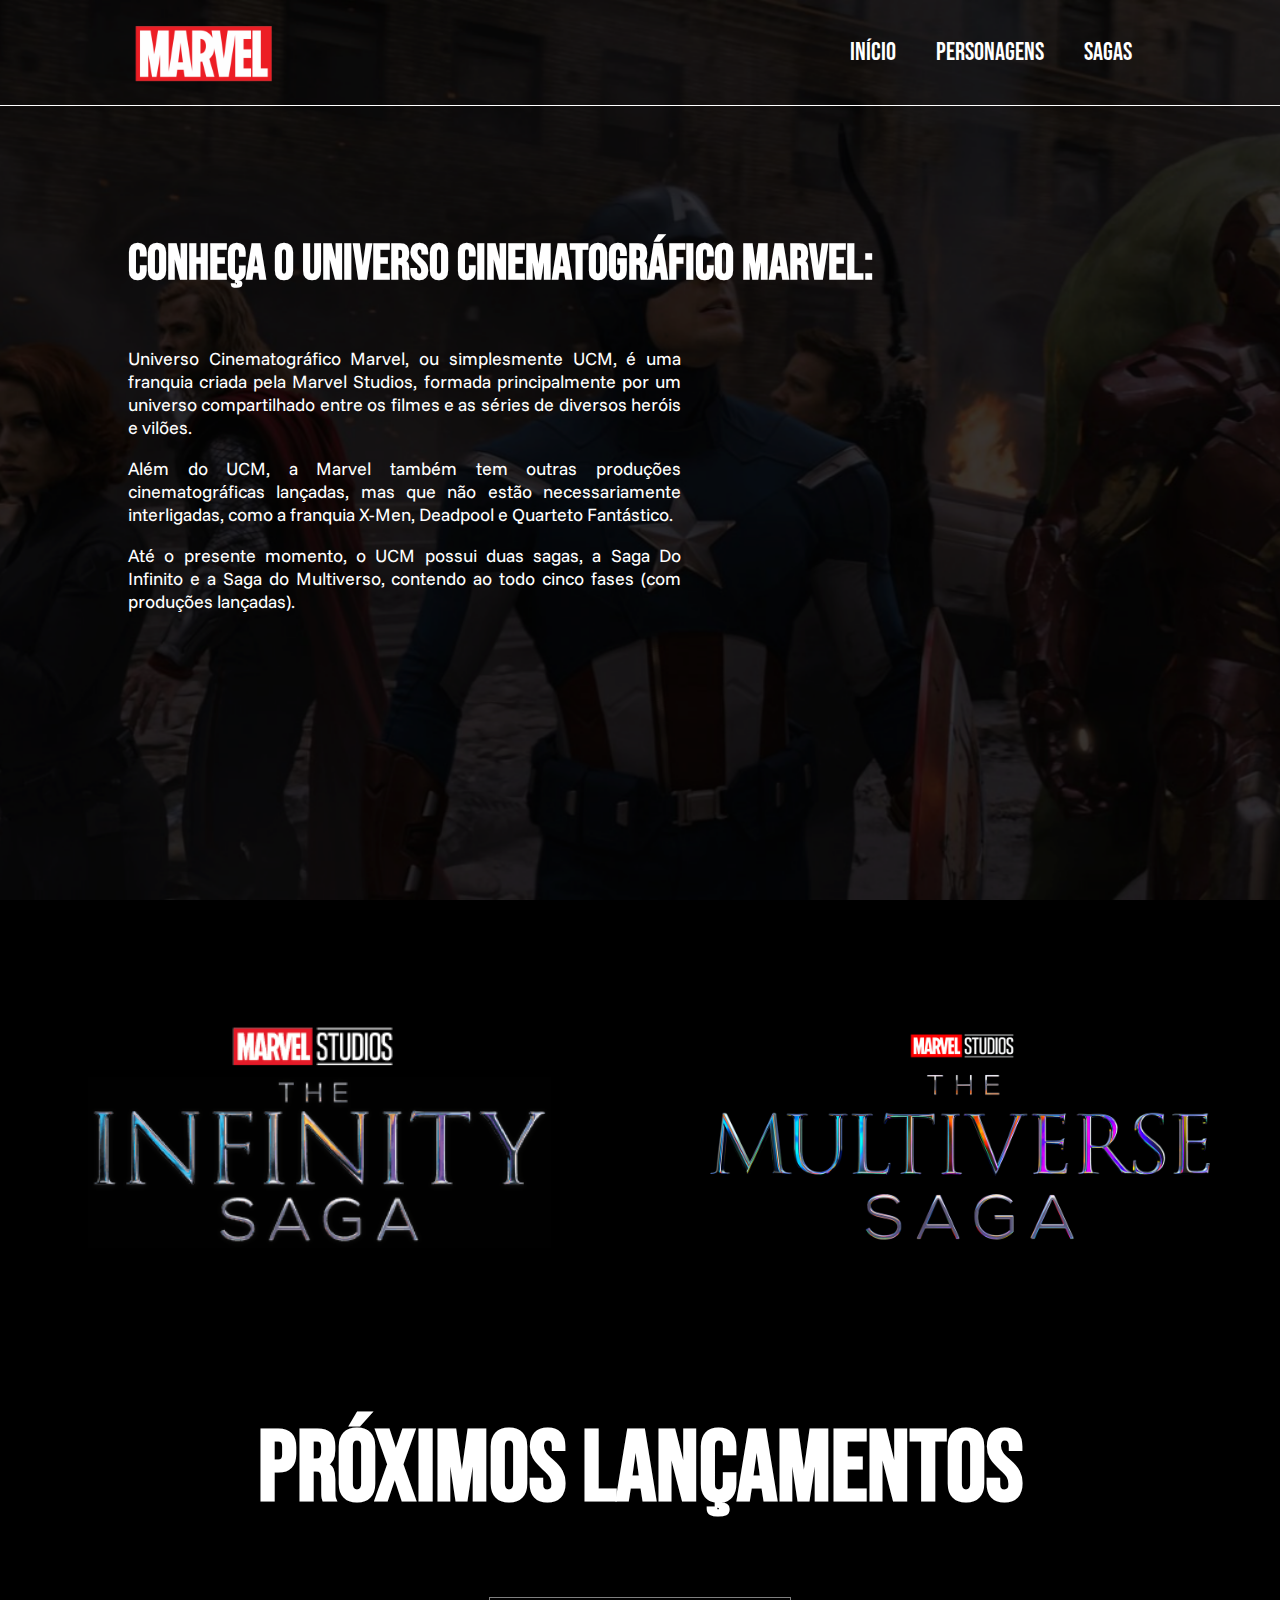
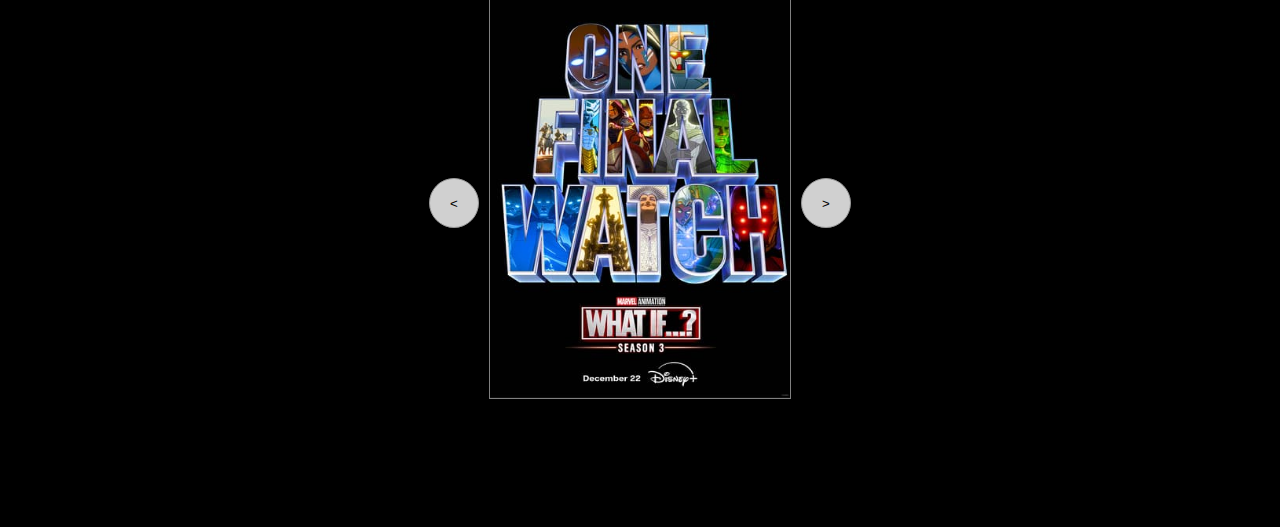
<file: index.html>
<!DOCTYPE html>
<html lang="en">
  <head>
    <meta charset="UTF-8" >
    <meta name="viewport" content="width=device-width, initial-scale=1.0" >
    <title>Universo Cinematografico Marvel</title>
    <link rel="icon" href="icon.png">
    <link rel="stylesheet" href="https://fonts.googleapis.com/css2?family=Funnel+Sans:ital,wght@0,300..800;1,300..800&display=swap" >
    <link href="https://fonts.googleapis.com/css2?family=Bebas+Neue&display=swap" rel="stylesheet">
    <link rel="stylesheet" href="style.css" >
  </head>

  <body>
    <header>
      <img id="img-cabeçalho" src="icon-header.png" />

      <nav class="navbar">
        <ul>
          <li><a href="index.html">Início</a></li>

          <li><a href="personagens/index personagens.html">Personagens</a></li>

          <li> <a href="">Sagas</a>
            <ul>
                <li> <a href="sagas/index fase1.html">Saga do infinito</a></li>
                <li> <a href="sagas/index fase4.html">Saga do multiverso</a></li>
               
            </ul>
        </li>
        </ul>
      </nav>
    </header>

    <main id="principal">
      <section id="principal-texto">
        <div>
          <h1 id="titulo-principal">
            Conheça o Universo Cinematográfico Marvel:
          </h1>
          <p>
            Universo Cinematográfico Marvel, ou simplesmente UCM, é uma franquia
            criada pela Marvel Studios, formada principalmente por um universo
            compartilhado entre os filmes e as séries de diversos heróis e
            vilões.
          </p>
          <p>
            Além do UCM, a Marvel também tem outras produções cinematográficas
            lançadas, mas que não estão necessariamente interligadas, como a
            franquia X-Men, Deadpool e Quarteto Fantástico.
          </p>
          <p>
            Até o presente momento, o UCM possui duas sagas, a Saga Do Infinito
            e a Saga do Multiverso, contendo ao todo cinco fases (com produções
            lançadas).
          </p>
        </div>
      </section>

      <section id="sagas">
        <a href="sagas/index fase1.html">
          <img class="img-sagas" src="sagas/imgs-s/saga infinito.png" alt="" />
        </a>
        <a href="sagas/index fase4.html"
          ><img
            class="img-sagas"
            src="sagas/imgs-s/saga multiverso.png"
            alt=""
          />
        </a>
      </section>

      <section id="new">
        <h1>Próximos lançamentos</h1>
        <div id="galeria">
            <button id="anterior" class="controle"><</button> 
            <img
            id="slide"
            src="lançamentos/whatifs3_lob_crd_01.jpg"
          />
          <button id="proximo" class="controle">></button>
        </div>
      </section>

    
    </main>
    <script src="lancamentos.js"></script>
  </body>
</html>
</file>
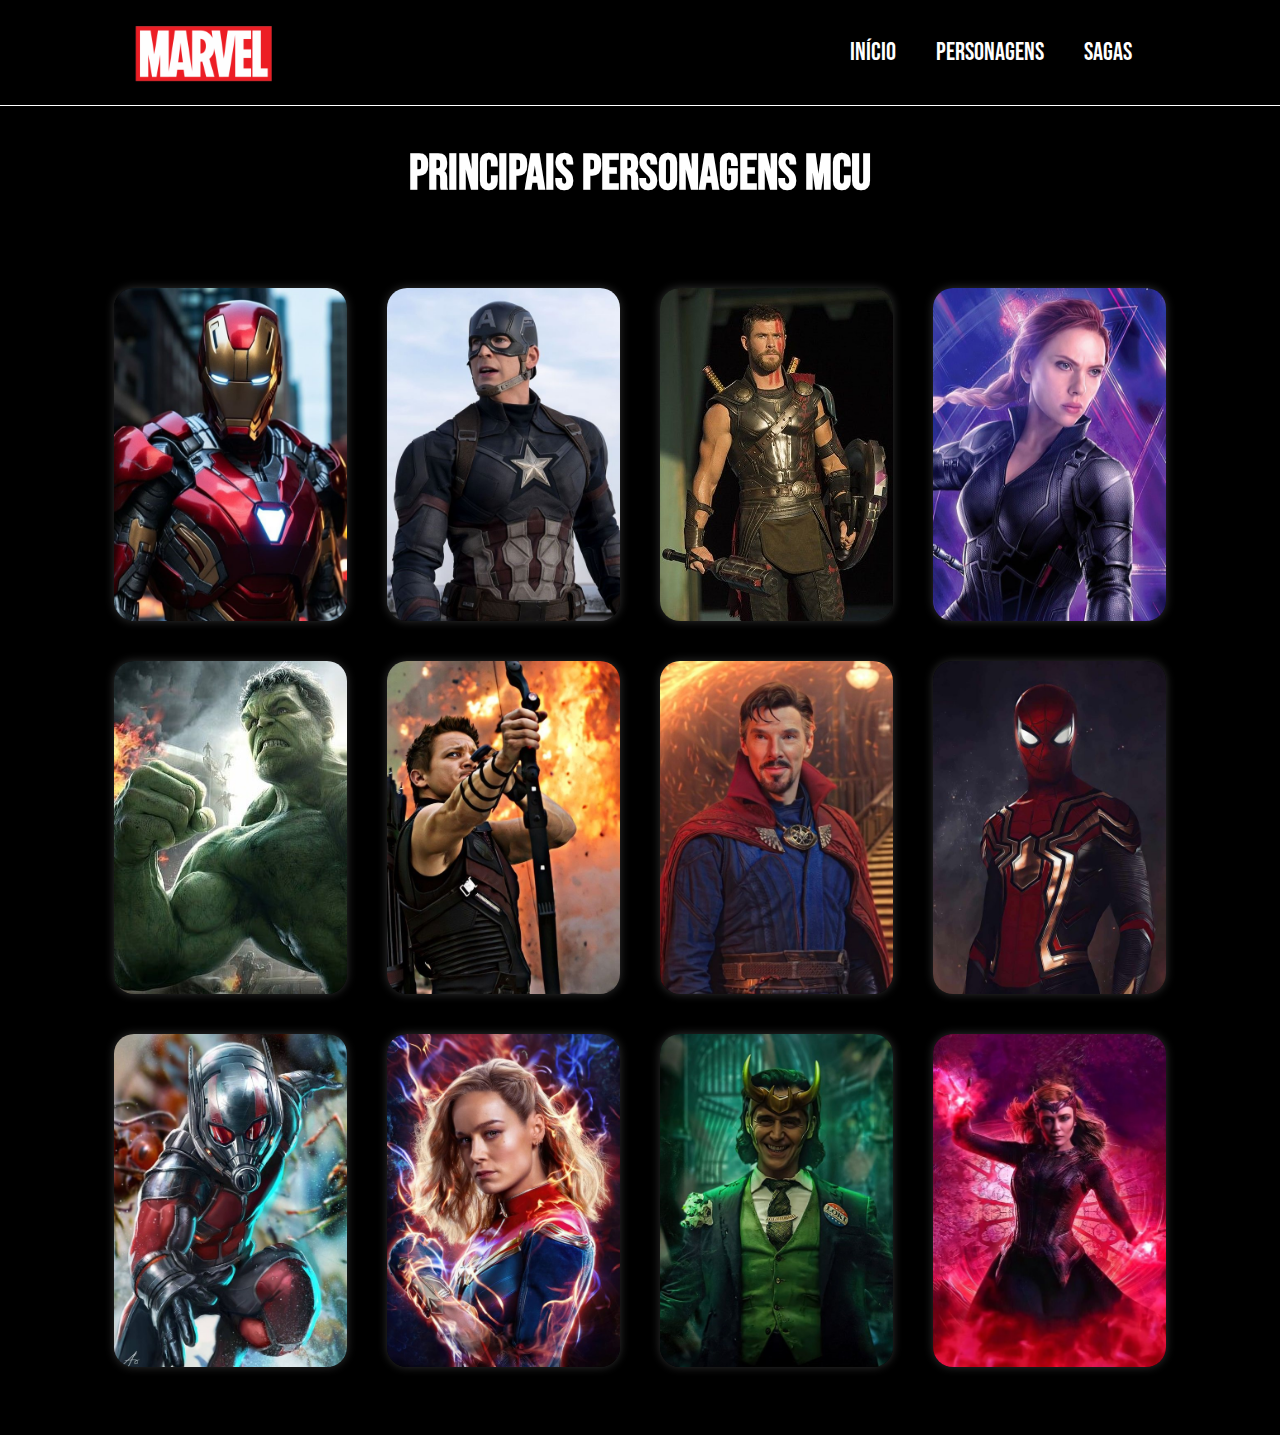
<file: personagens/index personagens.html>
<!DOCTYPE html>
<html lang="en">

<head>
    <meta charset="UTF-8">
    <meta name="viewport" content="width=device-width, initial-scale=1.0">
    <title>Personagens</title>
    <link rel="icon" href="../icon.png">
    <link rel="stylesheet" href="style personagens.css">
    <link rel="stylesheet" href="https://fonts.googleapis.com/css2?family=Funnel+Sans:ital,wght@0,300..800;1,300..800&display=swap" >
    <link href="https://fonts.googleapis.com/css2?family=Bebas+Neue&display=swap" rel="stylesheet">
</head>

<body>


    <header>
        <img id="img-cabeçalho" src="../icon-header.png" />
  
        <nav class="navbar">
          <ul>
            <li><a href="../index.html">Início</a></li>
  
            <li><a href="index personagens.html">Personagens</a></li>
  
            <li> <a href="">Sagas</a>
              <ul>
                  <li> <a href="../sagas/index fase1.html ">Saga do infinito</a></li>
                  <li> <a href="../sagas/index fase4.html ">Saga do multiverso</a></li>
                 
              </ul>
          </li>
          </ul>
        </nav>
      </header>







    <main id="principal">

        <h1> Principais Personagens MCU</h1>

        <div id="personagens">
            <div class="card">
                <div class="flip">
                    <div class="frente">
                        <img src="imgs-p/homemdeferro.jpg" class="img">
                    </div>
                    <div class="tras">
                        <h2> Homem de Ferro </h2>
                        <p> O Homem de Ferro/Tony Stark teve sua primeira aparição no filme "Homem de Ferro" e é
                            interpretado pelo Robert Downey Jr. </p>
                    </div>
                </div>
            </div>

            <div class="card">
                <div class="flip">
                    <div class="frente">
                        <img src="imgs-p/capitao-america.jpg" class="img">
                    </div>
                    <div class="tras">
                        <h2> Capitão América </h2>
                        <p> O Capitão América/Steve Rogers teve sua primeira aparição no filme "Capitão América: O
                            Primeiro Vingador" e
                            é interpretado pelo Chris Evans </p>
                    </div>
                </div>
            </div>

            <div class="card">
                <div class="flip">
                    <div class="frente">
                        <img src="imgs-p/thor.jpg" class="img">
                    </div>
                    <div class="tras">
                        <h2> Thor </h2>
                        <p> O Thor teve sua primeira aparição no filme "Thor" e é interpretado pelo Chris Hemsworth.
                        </p>
                    </div>
                </div>
            </div>

            <div class="card">
                <div class="flip">
                    <div class="frente">
                        <img src="imgs-p/viuva-negra.jpg" class="img">
                    </div>
                    <div class="tras">
                        <h2> Viúva Negra </h2>
                        <p> A Viúva Negra/Natasha Romanoff teve sua primeira aparição no filme "Homem de Ferro 2" e é
                            interpretado pela
                            Scarlett Johansson. </p>
                    </div>
                </div>
            </div>

            <div class="card">
                <div class="flip">
                    <div class="frente">
                        <img src="imgs-p/hulk.jpg" class="img">
                    </div>
                    <div class="tras">
                        <h2> Hulk </h2>
                        <p> O Hulk/Bruce Banner teve sua primeira aparição no filme "O Incrível Hulk" e é interpretado
                            pelo Mark
                            Ruffalo. </p>
                    </div>
                </div>
            </div>

            <div class="card">
                <div class="flip">
                    <div class="frente">
                        <img src="imgs-p/gaviaoarqueiro.jpg" class="img">
                    </div>
                    <div class="tras">
                        <h2> Gavião Arqueiro </h2>
                        <p> O Gavião Arqueiro/Clint Barton teve sua primeira aparição no filme "Thor" e é interpretado
                            pelo Jeremy
                            Renner. </p>
                    </div>
                </div>
            </div>

            <div class="card">
                <div class="flip">
                    <div class="frente">
                        <img src="imgs-p/doutorestranho.jpg" class="img">
                    </div>
                    <div class="tras">
                        <h2> Doutor Estranho </h2>
                        <p> O Doutor Estranho/Stephen Strange teve sua primeira aparição no filme "Doutor Estranho" e é
                            interpretado
                            pelo Benedict Cumberbatch. </p>
                    </div>
                </div>
            </div>

            <div class="card">
                <div class="flip">
                    <div class="frente">
                        <img src="imgs-p/homem-aranha.jpg" class="img">
                    </div>
                    <div class="tras">
                        <h2> Homem-Aranha </h2>
                        <p> O Homem Aranha/Peter Parker teve sua primeira aparição no filme "Capitão América: Guerra
                            Civil" e é
                            interpretado pelo Tom Holland. </p>
                    </div>
                </div>
            </div>

            <div class="card">
                <div class="flip">
                    <div class="frente">
                        <img src="imgs-p/homemformiga.jpg" class="img">
                    </div>
                    <div class="tras">
                        <h2> Homem-Formiga </h2>
                        <p> O Homem Formiga/Scott Lang teve sua primeira aparição no filme "Homem Formiga" e é
                            interpretado pelo Paul
                            Rudd. </p>
                    </div>
                </div>
            </div>

            <div class="card">
                <div class="flip">
                    <div class="frente">
                        <img src="imgs-p/capita-marvel.jpg" class="img">
                    </div>
                    <div class="tras">
                        <h2> Capitã Marvel </h2>
                        <p> A Capitã Marvel/Carol Danvers teve sua primeira aparição no filme "Capitã Marvel" e é
                            interpretado pela Brie
                            Larson.</p>
                    </div>
                </div>
            </div>

            <div class="card">
                <div class="flip">
                    <div class="frente">
                        <img src="imgs-p/loki.jpg" class="img">
                    </div>
                    <div class="tras">
                        <h2> Loki </h2>
                        <p> O Loki teve sua primeira aparição no filme "Thor" e é interpretado pelo Tom Hiddleston.</p>
                    </div>
                </div>
            </div>

            <div class="card">
                <div class="flip">
                    <div class="frente">
                        <img src="imgs-p/feiticeira escarlate.jpg" class="img">
                    </div>
                    <div class="tras">
                        <h2> Feiticeira Escarlate </h2>
                        <p> A Feiticeira Escarlate/Wanda Maximoff teve sua primeira aparição no filme "Capitão América:
                            O Soldado
                            Invernal" e é interpretado pela Elizabeth Olsen.</p>
                    </div>
                </div>
            </div>


        </div>

    </main>


</body>
</file>
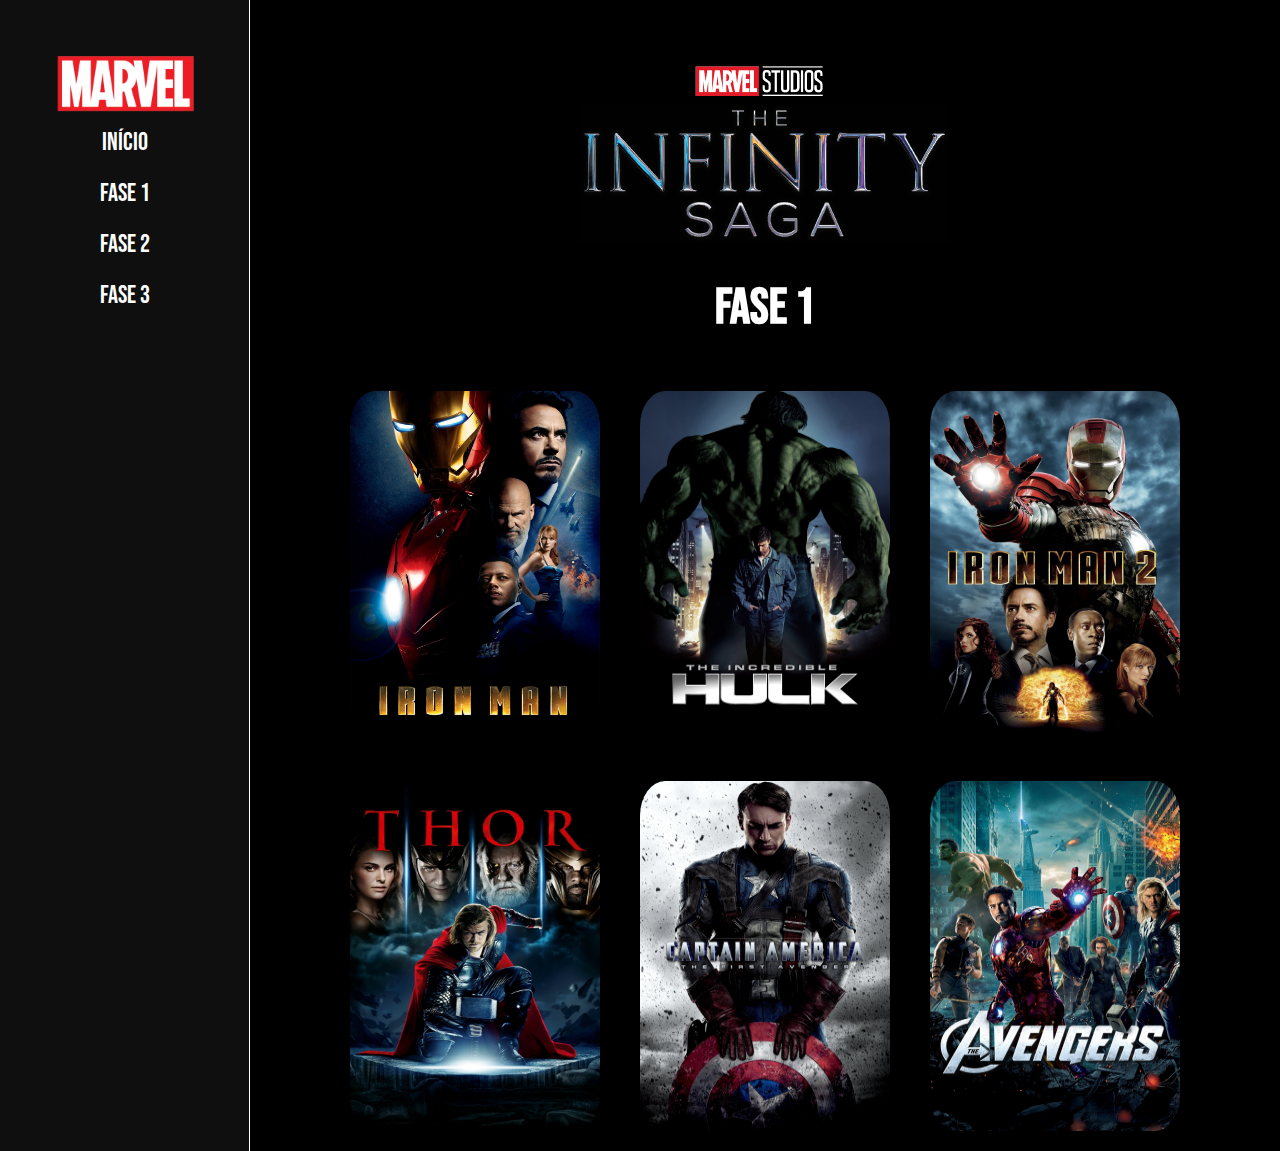
<file: sagas/index fase1.html>
<!DOCTYPE html>
<html lang="en">
  <head>
    <meta charset="UTF-8" />
    <meta name="viewport" content="width=device-width, initial-scale=1.0" />
    <title>Saga Infinito</title>
    <link rel="icon" href="../icon.png" />
    <link
      rel="stylesheet"
      href="https://fonts.googleapis.com/css2?family=Funnel+Sans:ital,wght@0,300..800;1,300..800&display=swap"
    />
    <link
      href="https://fonts.googleapis.com/css2?family=Bebas+Neue&display=swap"
      rel="stylesheet"
    />
    <link rel="stylesheet" href="style sagas.css" />
  </head>

  <body>
    <main id="principal">
      <aside class=".menu-lateral">
        <img id="img-cabeçalho" src="../icon-header.png" />
        <ul>
          <li><a href="../index.html">Início</a></li>
      
          <li><a href="index fase1.html">Fase 1</a></li>
          <li><a href="index fase2.html">Fase 2</a></li>
          <li><a href="index fase3.html">Fase 3</a></li>
        </ul>
      </aside>
      <article class="saga">
        <img id="img-i" src="imgs-s/saga infinito.png" />
        <h1>Fase 1</h1>
       <div class="filmes">
        <img class="poster" src="imgs-s/Saga do Infinito/Fase 1/IronMan.jpg" alt="">
        <img class="poster" src="imgs-s/Saga do Infinito/Fase 1/TheIncredibleHulk.jpg" alt="">
        <img class="poster" src="imgs-s/Saga do Infinito/Fase 1/IronMan2.jpg" alt="">
        <img class="poster" src="imgs-s/Saga do Infinito/Fase 1/Thor.jpg" alt="">
        <img class="poster" src="imgs-s/Saga do Infinito/Fase 1/CaptainAmerica.jpg" alt="">
        <img class="poster" src="imgs-s/Saga do Infinito/Fase 1/The Avengers.jpg" alt="">
       </div>
      </article>
    </main>
  </body>
</html>
</file>
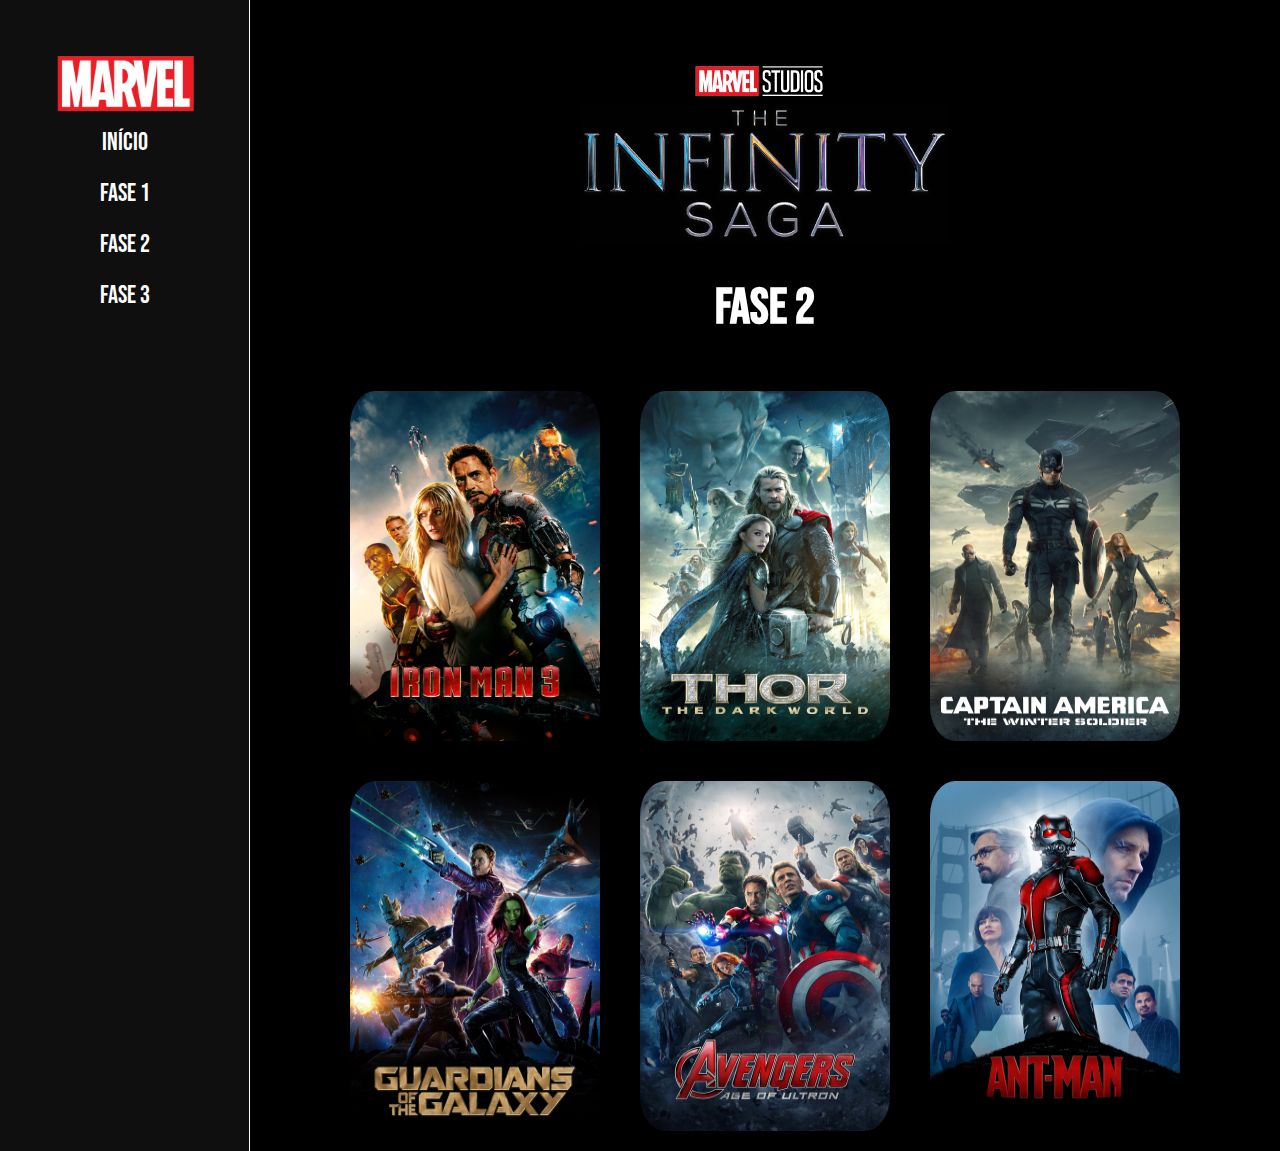
<file: sagas/index fase2.html>
<!DOCTYPE html>
<html lang="en">
  <head>
    <meta charset="UTF-8" />
    <meta name="viewport" content="width=device-width, initial-scale=1.0" />
    <title>Saga Infinito</title>
    <link rel="icon" href="../icon.png" />
    <link
      rel="stylesheet"
      href="https://fonts.googleapis.com/css2?family=Funnel+Sans:ital,wght@0,300..800;1,300..800&display=swap"
    />
    <link
      href="https://fonts.googleapis.com/css2?family=Bebas+Neue&display=swap"
      rel="stylesheet"
    />
    <link rel="stylesheet" href="style sagas.css" />
  </head>

  <body>
    <main id="principal">
      <aside class=".menu-lateral">
        <img id="img-cabeçalho" src="../icon-header.png" />
        <ul>
          <li><a href="../index.html">Início</a></li>
        
          <li><a href="index fase1.html">Fase 1</a></li>
          <li><a href="index fase2.html">Fase 2</a></li>
          <li><a href="index fase3.html">Fase 3</a></li>
        </ul>
      </aside>
      <article class="saga">
        <img id="img-i" src="imgs-s/saga infinito.png" />
        <h1>Fase 2</h1>
       <div class="filmes">
        <img class="poster" src="imgs-s/Saga do Infinito/Fase 2/IronMan3.jpg" alt="">
        <img class="poster" src="imgs-s/Saga do Infinito/Fase 2/Thor2.jpg" alt="">
        <img class="poster" src="imgs-s/Saga do Infinito/Fase 2/CaptainAmerica2.jpg" alt="">
        <img class="poster" src="imgs-s/Saga do Infinito/Fase 2/GuardiansOfTheGalxaxy.jpg" alt="">
        <img class="poster" src="imgs-s/Saga do Infinito/Fase 2/Avengers2.jpg" alt="">
        <img class="poster" src="imgs-s/Saga do Infinito/Fase 2/AntMan.jpg" alt="">
       </div>
      </article>
    </main>
  </body>
</html>
</file>
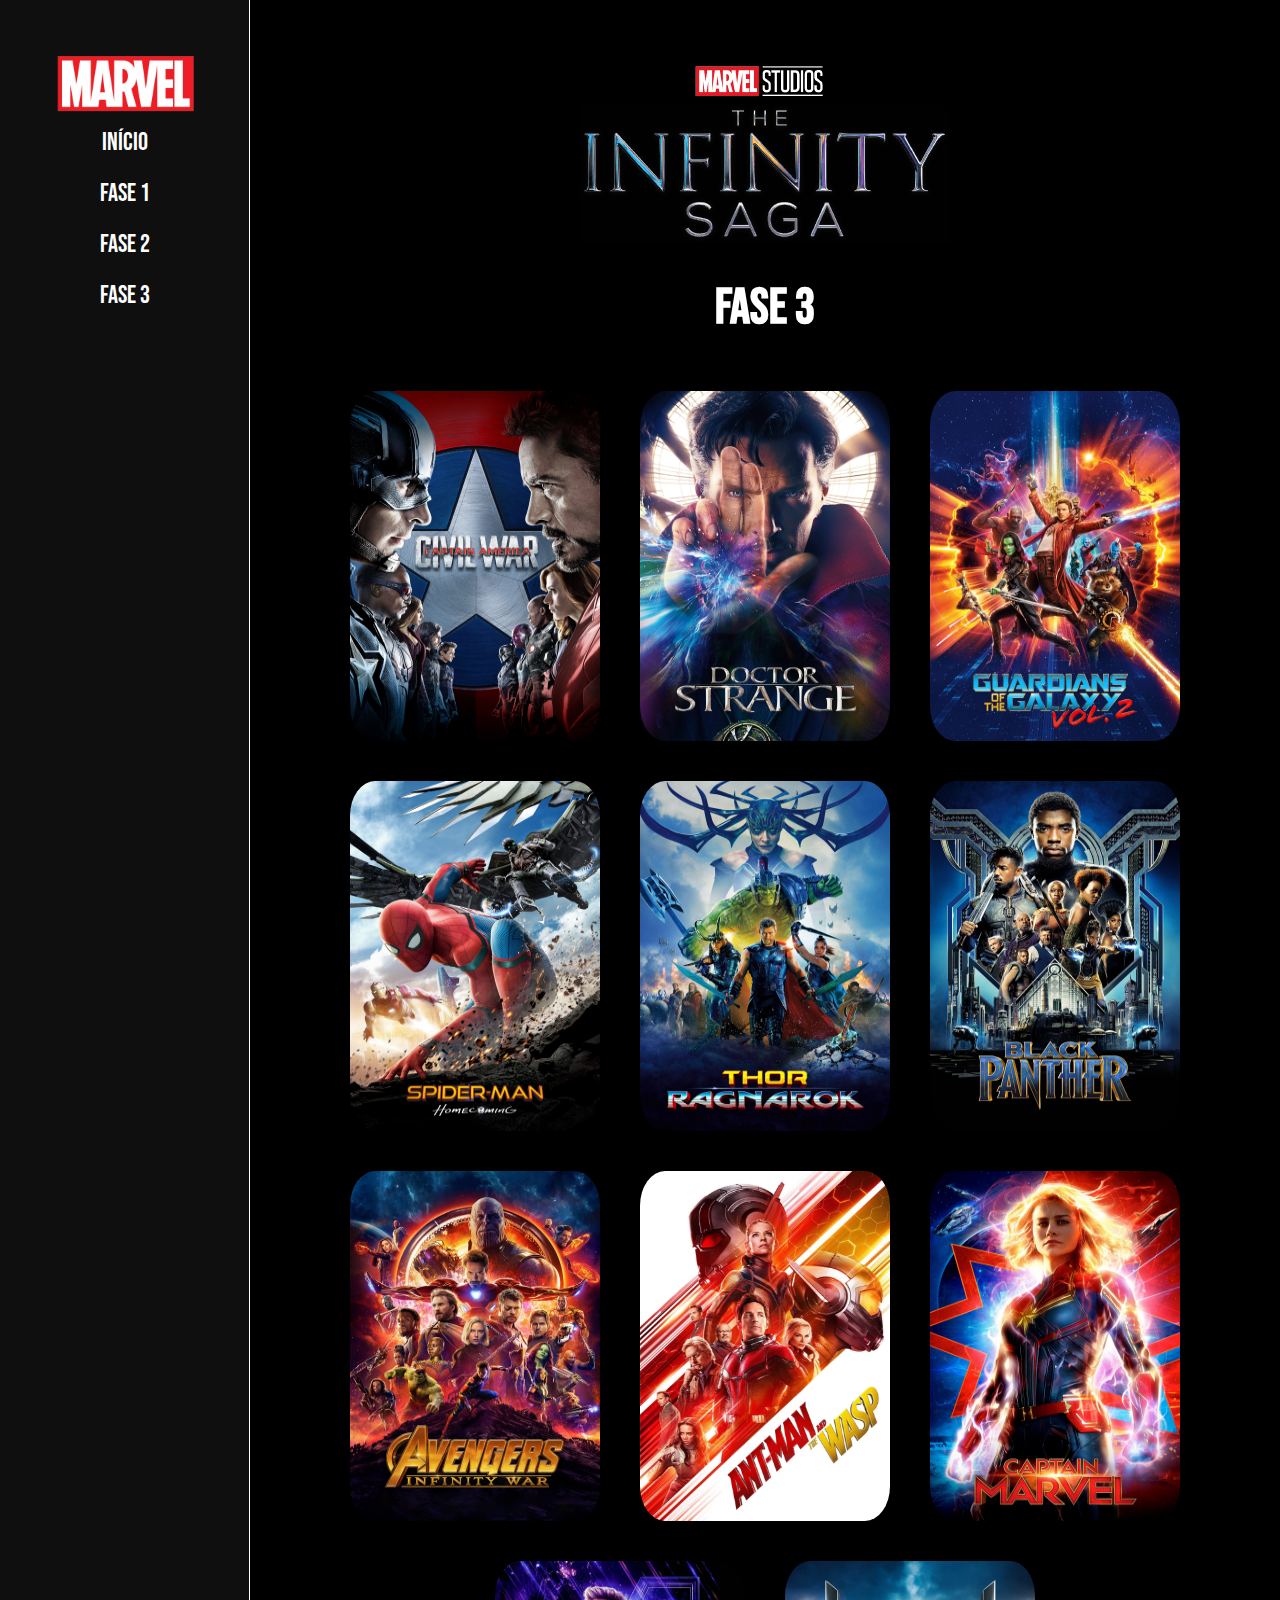
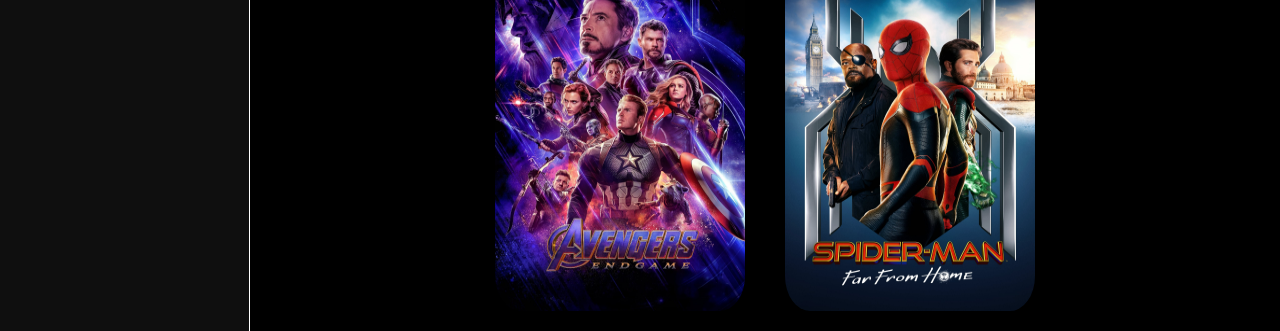
<file: sagas/index fase3.html>
<!DOCTYPE html>
<html lang="en">
  <head>
    <meta charset="UTF-8" />
    <meta name="viewport" content="width=device-width, initial-scale=1.0" />
    <title>Saga Infinito</title>
    <link rel="icon" href="../icon.png" />
    <link
      rel="stylesheet"
      href="https://fonts.googleapis.com/css2?family=Funnel+Sans:ital,wght@0,300..800;1,300..800&display=swap"
    />
    <link
      href="https://fonts.googleapis.com/css2?family=Bebas+Neue&display=swap"
      rel="stylesheet"
    />
    <link rel="stylesheet" href="style sagas.css" />
  </head>

  <body>
    <main id="principal">
      <aside class=".menu-lateral">
        <img id="img-cabeçalho" src="../icon-header.png" />
        <ul>
          <li><a href="../index.html">Início</a></li>
        
          <li><a href="index fase1.html">Fase 1</a></li>
          <li><a href="index fase2.html">Fase 2</a></li>
          <li><a href="index fase3.html">Fase 3</a></li>
        </ul>
      </aside>
      <article class="saga">
        <img id="img-i" src="imgs-s/saga infinito.png" />
        <h1>Fase 3</h1>
       <div class="filmes">
        <img class="poster" src="imgs-s/Saga do Infinito/Fase 3/CaptainAmerica3.jpg" alt="">
        <img class="poster" src="imgs-s/Saga do Infinito/Fase 3/DoctorStrange.jpg" alt="">
        <img class="poster" src="imgs-s/Saga do Infinito/Fase 3/GuardiansOfTheGalaxy2.jpg" alt="">
        <img class="poster" src="imgs-s/Saga do Infinito/Fase 3/SpiderMan1.jpg" alt="">
        <img class="poster" src="imgs-s/Saga do Infinito/Fase 3/Thor3.jpg" alt="">
        <img class="poster" src="imgs-s/Saga do Infinito/Fase 3/BlackPanther.jpg" alt="">
        <img class="poster" src="imgs-s/Saga do Infinito/Fase 3/Avengers3.jpg" alt="">
        <img class="poster" src="imgs-s/Saga do Infinito/Fase 3/AntMan2.jpg" alt="">
        <img class="poster" src="imgs-s/Saga do Infinito/Fase 3/CaptainMarvel.jpg" alt="">
        <img class="poster" src="imgs-s/Saga do Infinito/Fase 3/Avengers4.jpg" alt="">
        <img class="poster" src="imgs-s/Saga do Infinito/Fase 3/SpiderMan2.jpg" alt="">
       </div>
      </article>
    </main>
  </body>
</html>
</file>
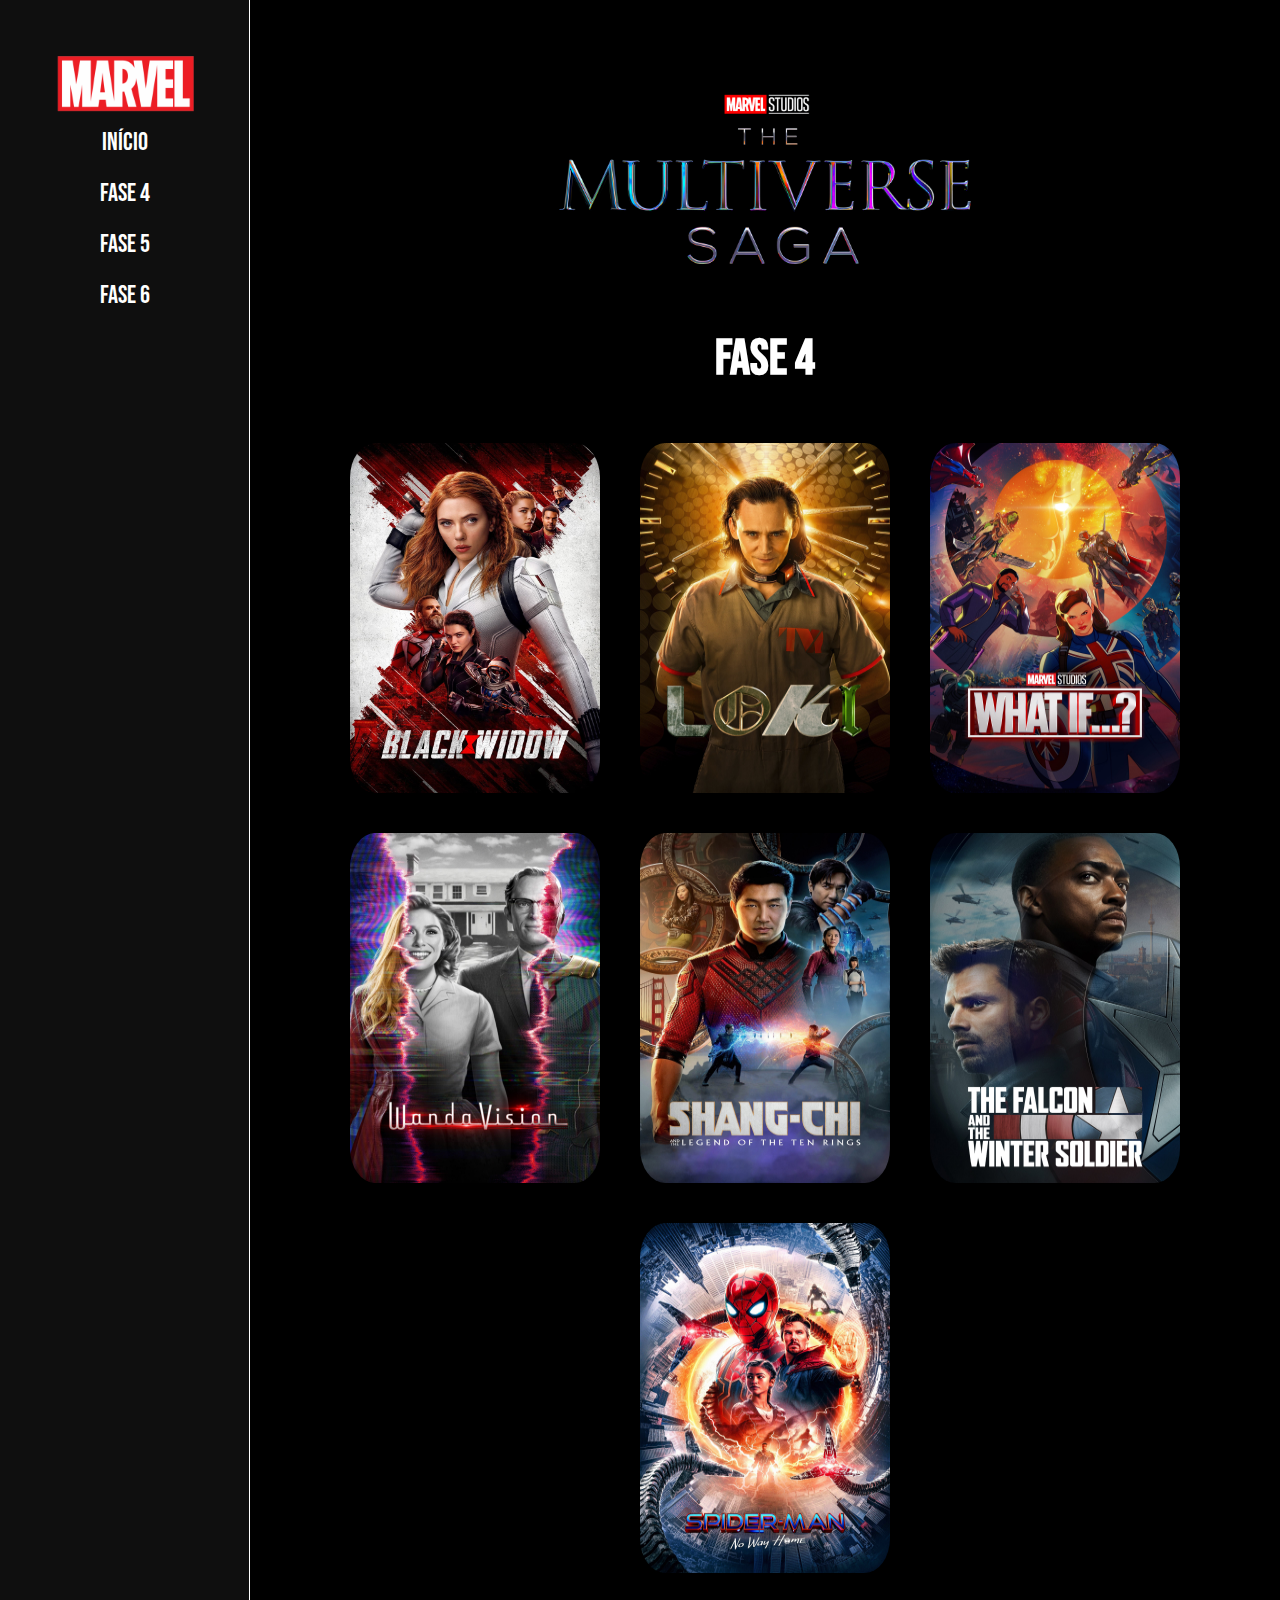
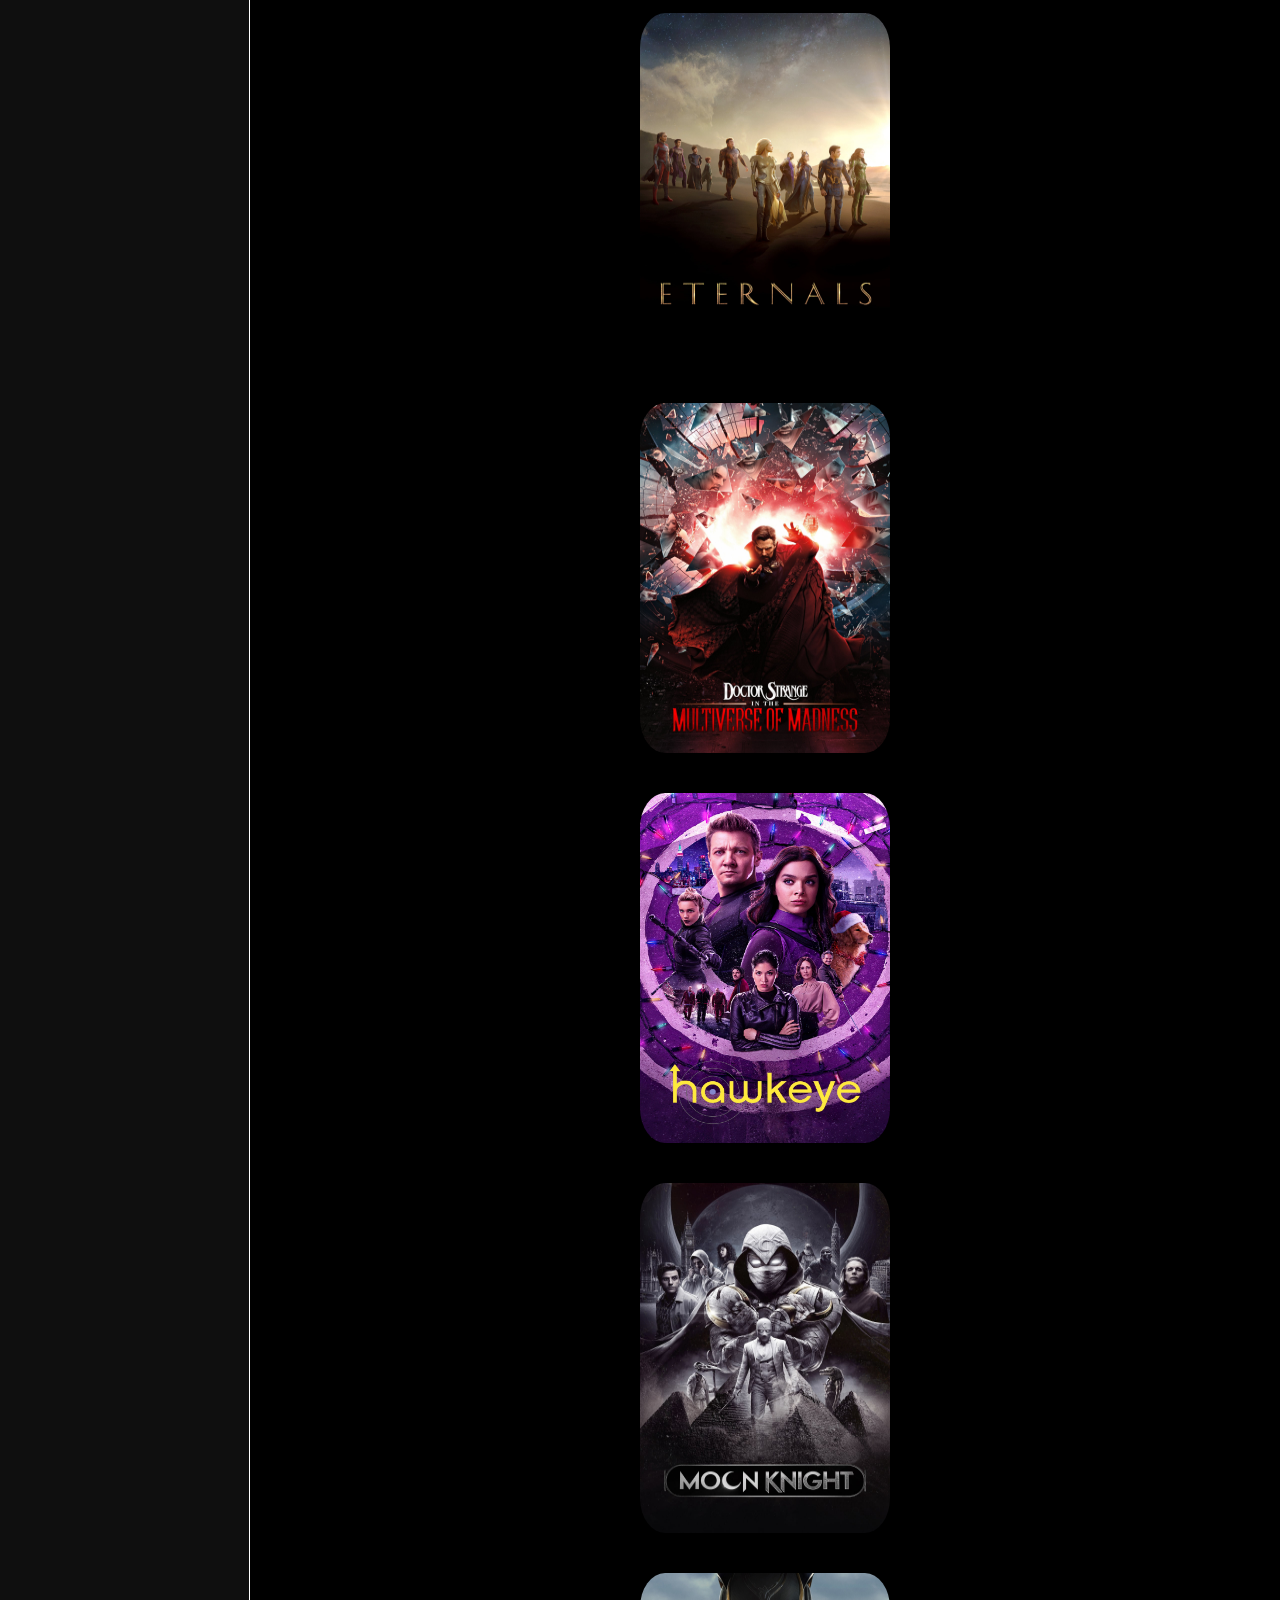
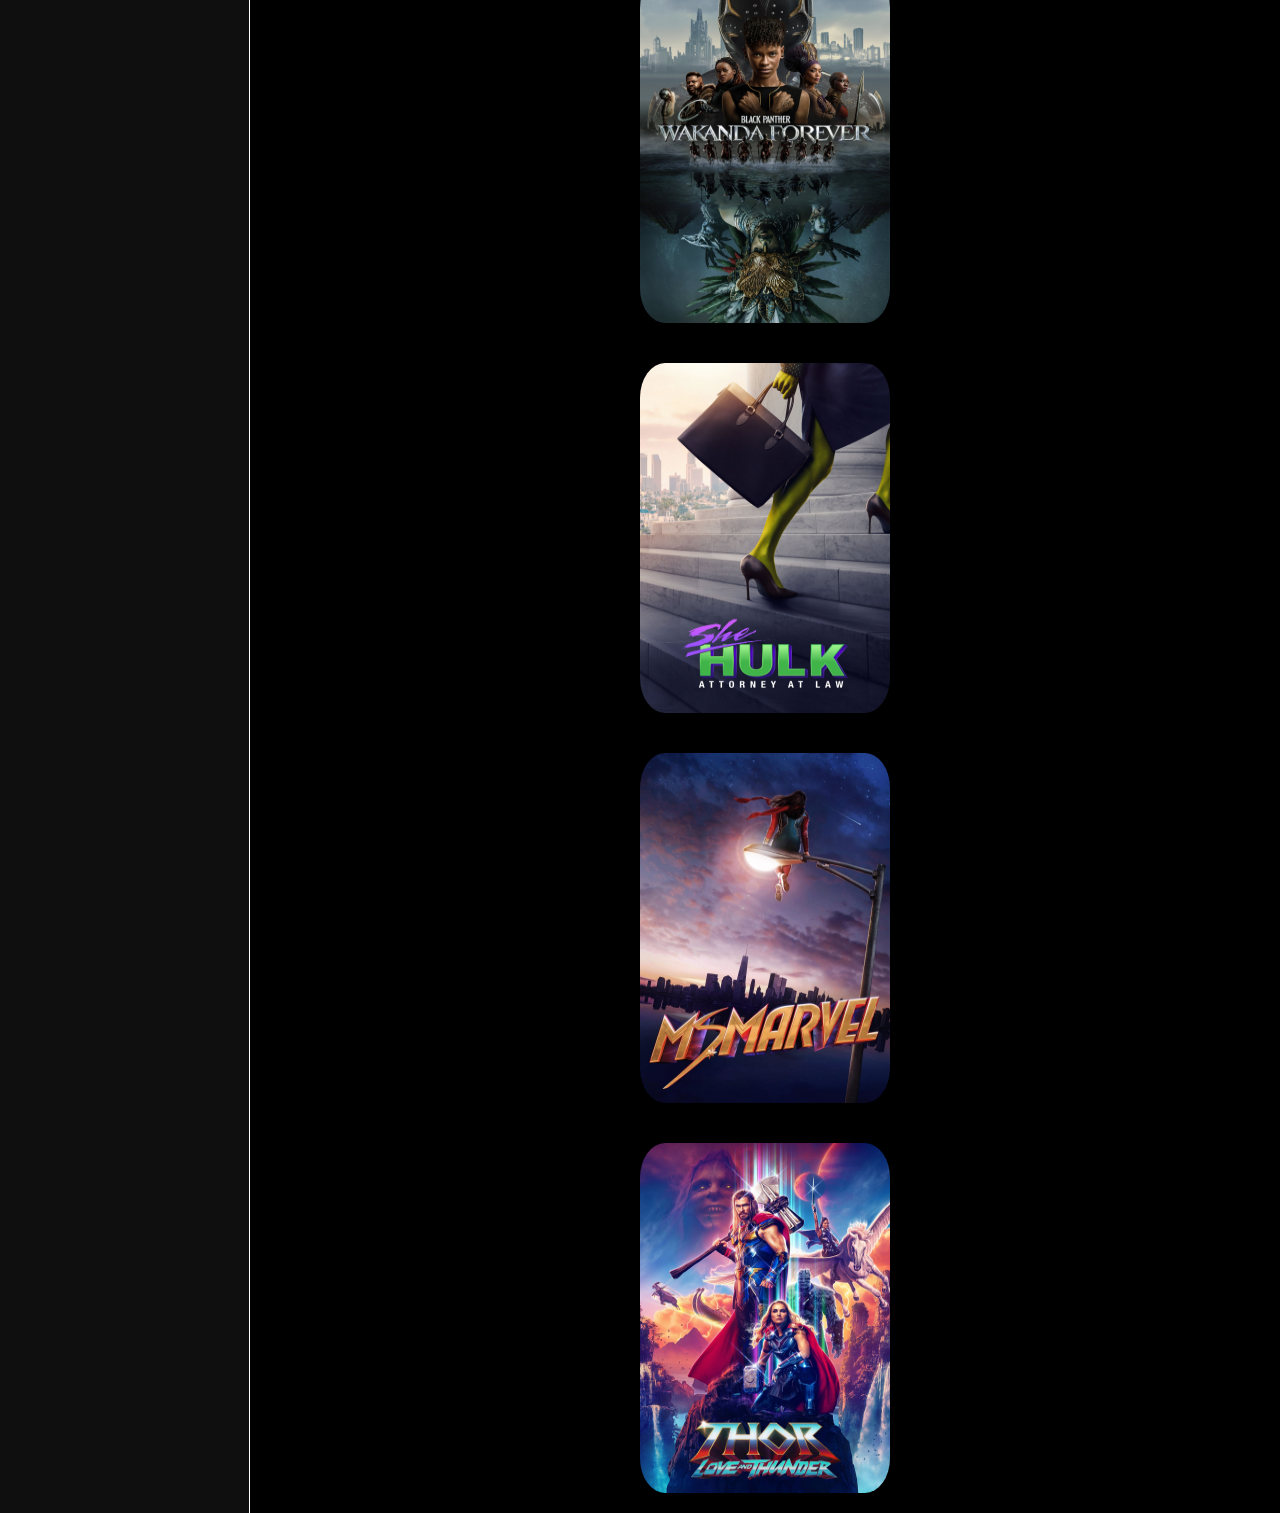
<file: sagas/index fase4.html>
<!DOCTYPE html>
<html lang="en">
  <head>
    <meta charset="UTF-8" />
    <meta name="viewport" content="width=device-width, initial-scale=1.0" />
    <title>Saga Multiverso</title>
    <link rel="icon" href="../icon.png" />
    <link
      rel="stylesheet"
      href="https://fonts.googleapis.com/css2?family=Funnel+Sans:ital,wght@0,300..800;1,300..800&display=swap"
    />
    <link
      href="https://fonts.googleapis.com/css2?family=Bebas+Neue&display=swap"
      rel="stylesheet"
    />
    <link rel="stylesheet" href="style sagas.css" />
  </head>

  <body>
    <main id="principal">
      <aside class=".menu-lateral">
        <img id="img-cabeçalho" src="../icon-header.png" />
        <ul>
            <li><a href="../index.html">Início</a></li>
           
            <li><a href="index fase4.html">Fase 4</a></li>
            <li><a href="index fase5.html">Fase 5</a></li>
            <li><a href="">Fase 6</a></li>
        </ul>
      </aside>
      <article class="saga">
        <img id="img-m" src="imgs-s/saga multiverso.png" />
        <h1>Fase 4</h1>
       <div class="filmes">
        <img class="poster" src="imgs-s/Saga do Multiverso/Fase 4/BlackWidow.jpg" alt="">
        <img class="poster" src="imgs-s/Saga do Multiverso/Fase 4/Loki_Alt.jpg" alt="">
        <img class="poster" src="imgs-s/Saga do Multiverso/Fase 4/WhatIf.jpg" alt="">
        <img class="poster" src="imgs-s/Saga do Multiverso/Fase 4/WandaVision.jpg" alt="">
        <img class="poster" src="imgs-s/Saga do Multiverso/Fase 4/ShangChi.jpg" alt="">
        <img class="poster" src="imgs-s/Saga do Multiverso/Fase 4/TheFalconAndTheWinterSoldier_Alt.jpg" alt="">
        <img class="poster" src="imgs-s/Saga do Multiverso/Fase 4/SpiderMan3.jpg" alt=""></div>
        <img class="poster" src="imgs-s/Saga do Multiverso/Fase 4/Eternals.jpg" alt="">
        <img class="poster" src="imgs-s/Saga do Multiverso/Fase 4/DoctorStrange2_Alt.jpg" alt="">
        <img class="poster" src="imgs-s/Saga do Multiverso/Fase 4/Hawkeye.jpg" alt="">
        <img class="poster" src="imgs-s/Saga do Multiverso/Fase 4/MoonKnight.jpg" alt="">
        <img class="poster" src="imgs-s/Saga do Multiverso/Fase 4/BlackPanther2.jpg" alt="">
        <img class="poster" src="imgs-s/Saga do Multiverso/Fase 4/SheHulk.jpg" alt="">
        <img class="poster" src="imgs-s/Saga do Multiverso/Fase 4/MsMarvel2.jpg" alt="">
        <img class="poster" src="imgs-s/Saga do Multiverso/Fase 4/Thor4.jpg" alt="">




    </article>
    </main>
  </body>
</html>
</file>
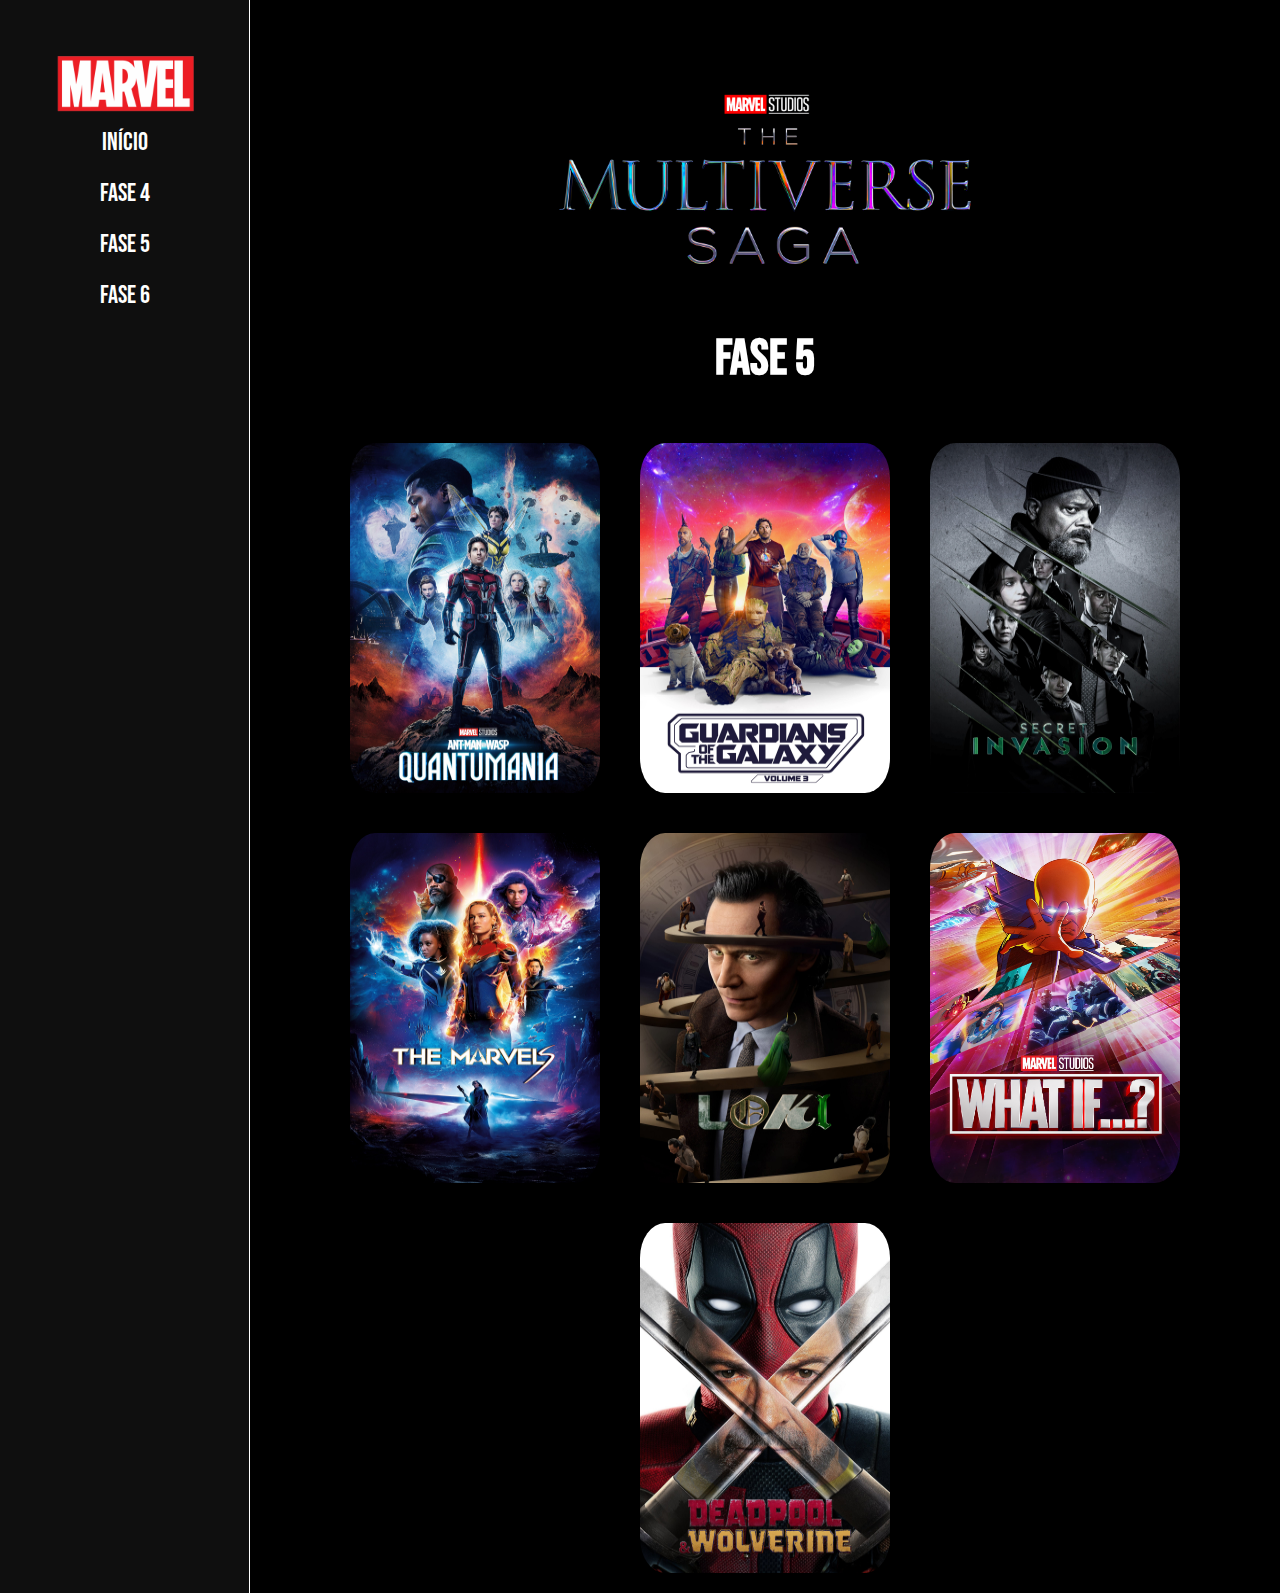
<file: sagas/index fase5.html>
<!DOCTYPE html>
<html lang="en">

<head>
    <meta charset="UTF-8" />
    <meta name="viewport" content="width=device-width, initial-scale=1.0" />
    <title>Saga Multiverso</title>
    <link rel="icon" href="../icon.png" />
    <link rel="stylesheet"
        href="https://fonts.googleapis.com/css2?family=Funnel+Sans:ital,wght@0,300..800;1,300..800&display=swap" />
    <link href="https://fonts.googleapis.com/css2?family=Bebas+Neue&display=swap" rel="stylesheet" />
    <link rel="stylesheet" href="style sagas.css" />
</head>

<body>
    <main id="principal">
        <aside class=".menu-lateral">
            <img id="img-cabeçalho" src="../icon-header.png" />
            <ul>
                <li><a href="../index.html">Início</a></li>
                
                <li><a href="index fase4.html">Fase 4</a></li>
                <li><a href="index fase5.html">Fase 5</a></li>
                <li><a href="">Fase 6</a></li>
            </ul>
        </aside>
        <article class="saga">
            <img id="img-m" src="imgs-s/saga multiverso.png" />
            <h1>Fase 5</h1>
            <div class="filmes">
                <img class="poster" src="imgs-s/Saga do Multiverso/Fase 5/AntMan3_Alt.jpg" alt="">
                <img class="poster" src="imgs-s/Saga do Multiverso/Fase 5/GuardiansOfTheGalaxy3.jpg" alt="">
                <img class="poster" src="imgs-s/Saga do Multiverso/Fase 5/SecretInvasion.jpg" alt="">
                <img class="poster" src="imgs-s/Saga do Multiverso/Fase 5/TheMarvels.jpg" alt="">
                <img class="poster" src="imgs-s/Saga do Multiverso/Fase 5/LokiS2.jpg" alt="">
                <img class="poster" src="imgs-s/Saga do Multiverso/Fase 5/WhatIfS2.jpg" alt="">
                <img class="poster" src="imgs-s/Saga do Multiverso/Fase 5/DeadpoolAndWorlverine.jpg" alt="">
            </div>
        </article>
    </main>
</body>

</html>
</file>
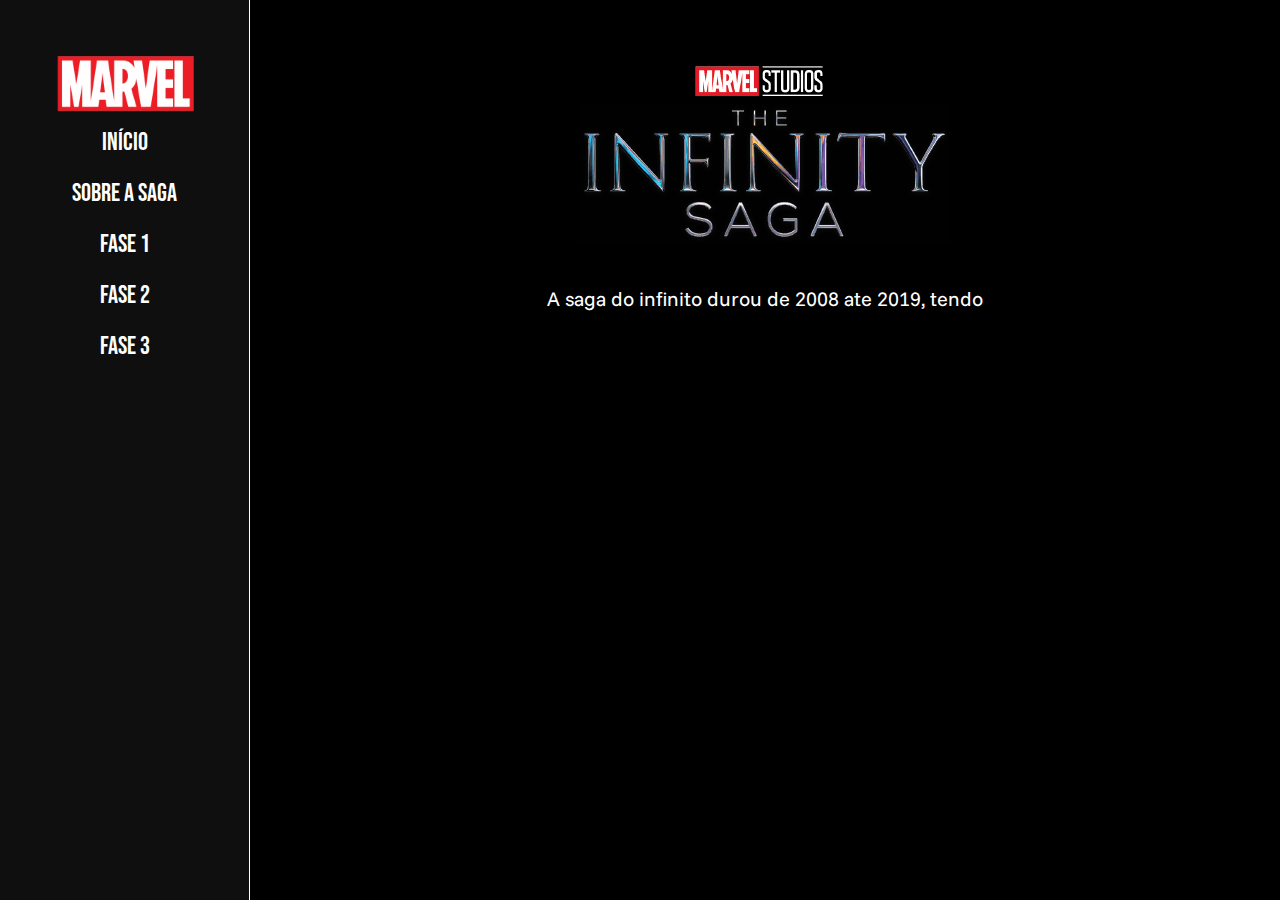
<file: sagas/index saga infinito.html>
<!DOCTYPE html>
<html lang="en">
  <head>
    <meta charset="UTF-8" />
    <meta name="viewport" content="width=device-width, initial-scale=1.0" />
    <title>Saga Infinito</title>
    <link rel="icon" href="../icon.png" />
    <link
      rel="stylesheet"
      href="https://fonts.googleapis.com/css2?family=Funnel+Sans:ital,wght@0,300..800;1,300..800&display=swap"
    />
    <link
      href="https://fonts.googleapis.com/css2?family=Bebas+Neue&display=swap"
      rel="stylesheet"
    />
    <link rel="stylesheet" href="style sagas.css" />
  </head>

  <body>
    <main id="principal">
      <aside id="sobre">
        <img id="img-cabeçalho" src="../icon-header.png" />
        <ul>
          <li><a href="../index.html">Início</a></li>
          <li><a href="index saga infinito.html">Sobre a Saga</a></li>
          <li><a href="index fase1.html">Fase 1</a></li>
          <li><a href="index fase2.html">Fase 2</a></li>
          <li><a href="index fase3.html">Fase 3</a></li>
        </ul>
      </aside>
      <article class="saga">
        <img id="img-i" src="imgs-s/saga infinito.png" />
        <p>A saga do infinito durou de 2008 ate 2019, tendo</p>
      </article>
    </main>
  </body>
</html>
</file>
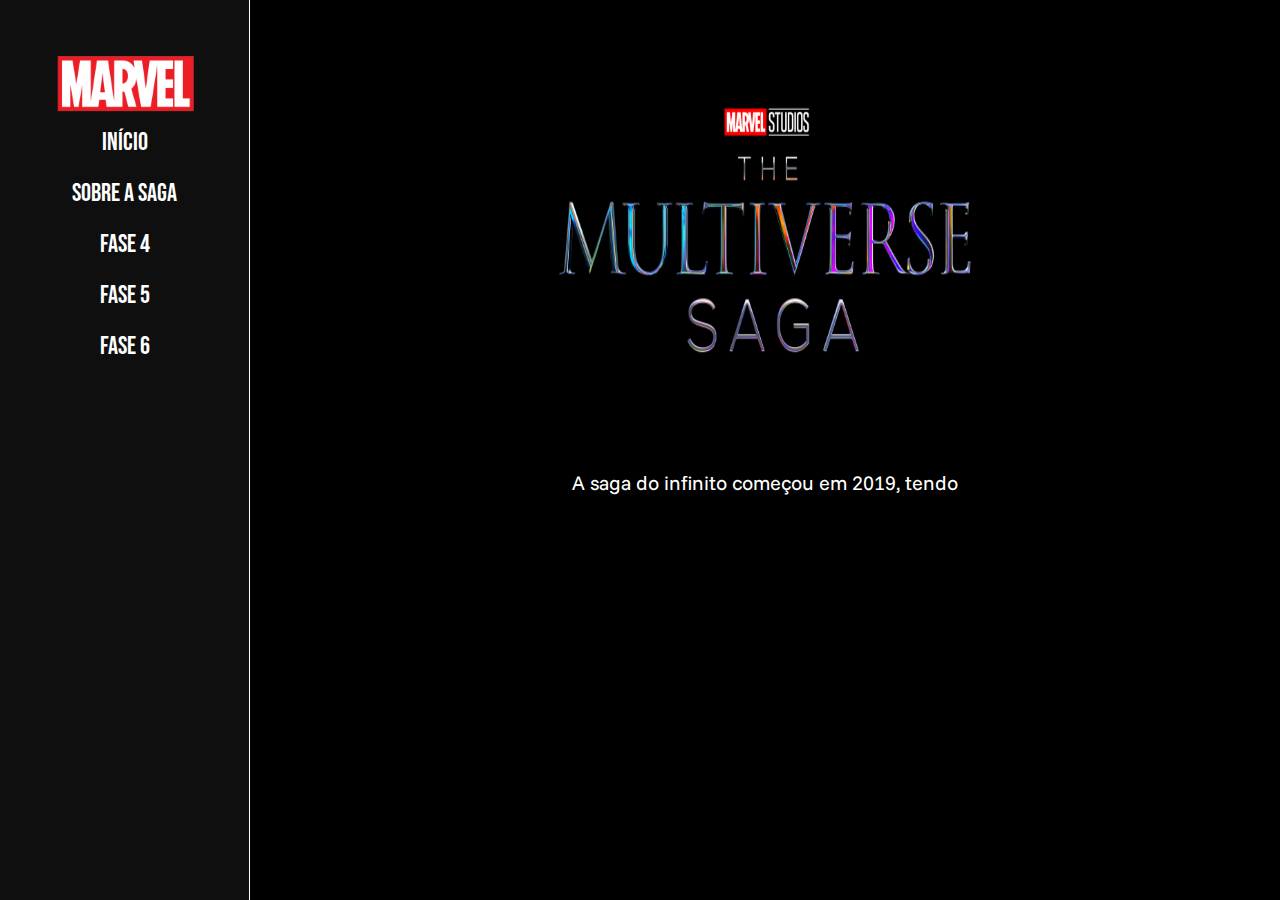
<file: sagas/index saga multiverso.html>
<!DOCTYPE html>
<html lang="en">
  <head>
    <meta charset="UTF-8" />
    <meta name="viewport" content="width=device-width, initial-scale=1.0" />
    <title>Saga Multiverso</title>
    <link rel="icon" href="../icon.png" />
    <link rel="stylesheet" href="https://fonts.googleapis.com/css2?family=Funnel+Sans:ital,wght@0,300..800;1,300..800&display=swap" >
    <link href="https://fonts.googleapis.com/css2?family=Bebas+Neue&display=swap" rel="stylesheet">
    <link rel="stylesheet" href="style sagas.css" />
  </head>

  <body>
    <main id="principal">
      <aside id="sobre">
        <img id="img-cabeçalho" src="../icon-header.png" />
        <ul>
          <li><a href="../index.html">Início</a></li>
          <li><a href="index saga multiverso.html">Sobre a Saga</a></li>
          <li><a href="index fase4.html">Fase 4</a></li>
          <li><a href="index fase5.html">Fase 5</a></li>
          <li><a href="">Fase 6</a></li>

        </ul>
      </aside>
      <article class="saga"><img id="img-m" src="imgs-s/saga multiverso.png"/>
        <p>A saga do infinito começou em 2019, tendo</p></article>
    </main>
  </body>
</html>
</file>
<file: style.css>
body {
    margin: 0;
    padding: 0;
}

header {
    top: 0;
    left: 0;
    right: 0;
    display: flex;
    align-items: center;
    justify-content: space-between;
    z-index: 100;
    margin-right: 10%;
    margin-left: 10%;
}

#img-cabeçalho {
    width: 150px;
    display: block;
    margin-top: 20px;
    margin-bottom: 20px;
}

header .navbar ul {
    list-style: none;
    position: relative;
    display: flex;
    flex-direction: row;
    justify-content: space-between;
}

header .navbar ul li a {
    font-size: 25px;
    padding: 20px;
    color: white;
    display: block;
    text-decoration: none;
}

header .navbar ul li a:hover {
    background-color: rgba(255, 255, 255, 0.151);
}

header .navbar ul li ul li {
    width: 100%;
}

header .navbar ul li ul {
    position: absolute;

    width: 200px;
    background: #000000;
    display: none;
}

header .navbar ul li:focus-within>ul,
header .navbar ul li:hover>ul {
    display: initial;
}


body {
    background-color: black;
    background-image: url(fundo.png);
    position: relative;
    background-repeat: no-repeat;
    background-size: cover;
    background-position: 50%;
    width: 100%;
    height: 100vh;
}

#principal {
    margin-bottom: 48px;
    border-top: 0.4px solid white;
    margin-left: 0;
    margin-right: 0;
}

li a {
    font-family: "Bebas Neue", sans-serif;

}


#titulo-principal {
    padding-bottom: 20px;
    font-family: "Bebas Neue", sans-serif;
    font-size: 50px;
}


#principal-texto {
    margin-top: 10%;
    margin-left: 10%;
    margin-bottom: 10%;
    color: white;
}


p {
    font-family: "Funnel Sans", sans-serif;
    text-decoration: none;
    margin-right: 52%;
    font-size: 18px;
    color: white;
    text-align: justify;
}




#sagas {
    margin-top: 30%;
    display: flex;
    flex-direction: row;
    align-items: center;
    justify-content: space-around;

}

.img-sagas {
    width: 500px;
}

#new {
    margin-top: 10%;
    font-family: "Bebas Neue", sans-serif;
    font-size: 50px;
    color: white;
    text-align: center;

}





#galeria {

    display: flex;
    justify-content: center;
    align-items: center;
    margin-bottom: 10%;
}

#slide {
    width: 300px;
    height: 400px;
    margin-bottom: 10%;
    border: 1px solid gray;
}

.controle {
    width: 50px;
    height: 50px;
    padding: 5px;
    margin: 10px;
    border-radius: 50%;
    border: 1px solid #999;
   background-color: rgba(255, 255, 255, 0.815);
    transition: all 100ms ease-out;
    margin-bottom: 10%;
}

.controle:hover {
    cursor: pointer;
}
</file>
<file: personagens/style personagens.css>
body {
    margin: 0;
    padding: 0;
}

header {
    top: 0;
    left: 0;
    right: 0;
    display: flex;
    align-items: center;
    justify-content: space-between;
    z-index: 100;
    margin-right: 10%;
    margin-left: 10%;
}

#img-cabeçalho {
    width: 150px;
    display: block;
    margin-top: 20px;
    margin-bottom: 20px;
}

header .navbar ul {
    list-style: none;
    position: relative;
    display: flex;
    flex-direction: row;
    justify-content: space-between;
}

header .navbar ul li a {
    font-size: 25px;
    padding: 20px;
    color: white;
    display: block;
    text-decoration: none;
}

header .navbar ul li a:hover {
    background-color: rgba(255, 255, 255, 0.151);
}

header .navbar ul li ul li {
    width: 100%;
}

header .navbar ul li ul {
    position: absolute;

    width: 200px;
    background: #000000;
    display: none;
}

header .navbar ul li:focus-within>ul,
header .navbar ul li:hover>ul {
    display: initial;
}


body{
    background-color: black;
}



#principal {
    margin-bottom: 48px;
    border-top: 0.4px solid white;
    margin-left: 0;
    margin-right: 0;
}

li a {
    font-family: "Bebas Neue", sans-serif;

}

h1{
    font-family: "Bebas Neue", sans-serif;
    font-size: 50px;
    color: white;
    text-align: center;
    margin-top: 3%;
    margin-bottom: 5%;
}

h2 {
    font-family: "Funnel Sans", sans-serif;
    font-size: 25px;
    color: white;
    text-align: center;
}

p {
    font-family: "Funnel Sans", sans-serif;
    color: white;
    text-align: center;
}


#personagens{
    display: flex;
    flex-wrap: wrap;
    align-items: center;
    justify-content: center;
    margin: 15px;
}

.card {
    width: 233px;
    height: 333px;
    margin: 20px;
}

.card:hover  .flip {
    cursor: pointer;
    transform: rotateY(180deg);
}
.flip{
    
    width: 100%;
    height: 100%;
    position: relative;
    transform-style: preserve-3d;
    transition: .5s;
}

.frente 
{
    position: absolute;
    width: 100%;
    height: 100%;
    backface-visibility: hidden;
    border-radius: 20px;
    box-shadow: 0px 0px 10px rgba(139, 139, 139, 0.349);
}

.tras 
{
    position: absolute;
    width: 100%;
    height: 100%;
    backface-visibility: hidden;
    border-radius: 20px;
    box-shadow: 0px 0px 10px rgba(139, 139, 139, 0.349);
    background-color: rgb(3, 0, 22);
    transform: rotateY(180deg);
    display: flex;
    flex-direction: column;
    align-items: center;
    justify-content: center;
    padding: 15px;
}


.img{
    width: 100%;
    height: 100%;
    border-radius: 20px;
}
</file>
<file: sagas/style sagas.css>
#img-cabeçalho {
    width: 150px;
}

aside {
    width: 250px;
    display: flex;
    box-sizing: border-box;
    flex-direction: column;
    align-items: center;
    padding-top: 50px;
    padding-left: 50px;
    padding-right: 50px;
    border-right: 0.4px solid white;
    background-color: rgba(255, 255, 255, 0.058);
    margin-bottom: 0px;
}

#sobre{
    height: 100vh;
}


ul{
    margin: 0px;
    padding: 0px;
    margin-top: 2%;
}
li{text-align: center}
li,
a {

    color: white;
    list-style: none;
    text-decoration: none;
    padding: 10px;
    font-family: "Bebas Neue", sans-serif;
    font-size: 25px;
    
}

li a:hover {
    background-color: rgba(255, 255, 255, 0.151);
}

html, body {
    background-color: rgb(0, 0, 0);
    height: 100%;
    margin: 0;
}

#principal {
    display: flex;
}

.saga {
    margin-top: 5%;
    display: flex;
    align-items: center;
    flex-direction: column;
    margin-left: auto;
    margin-right: auto;
}
#img-m{
    width: 40%;
    height: 40%;
}

p{
    padding-top: 5%;
    font-family: "Funnel Sans", sans-serif;
    color: white;
    font-size: 20px;
}
h1{
    font-family: "Bebas Neue", sans-serif;
    font-size: 50px;
    color: white;
}

.filmes{
    display:flex;
    flex-wrap: wrap;
    align-items: center;
    justify-content: center;
}
.poster{
    width: 250px;
    height: 350px;
    margin: 20px;
    border-radius: 10%;
}
</file>
